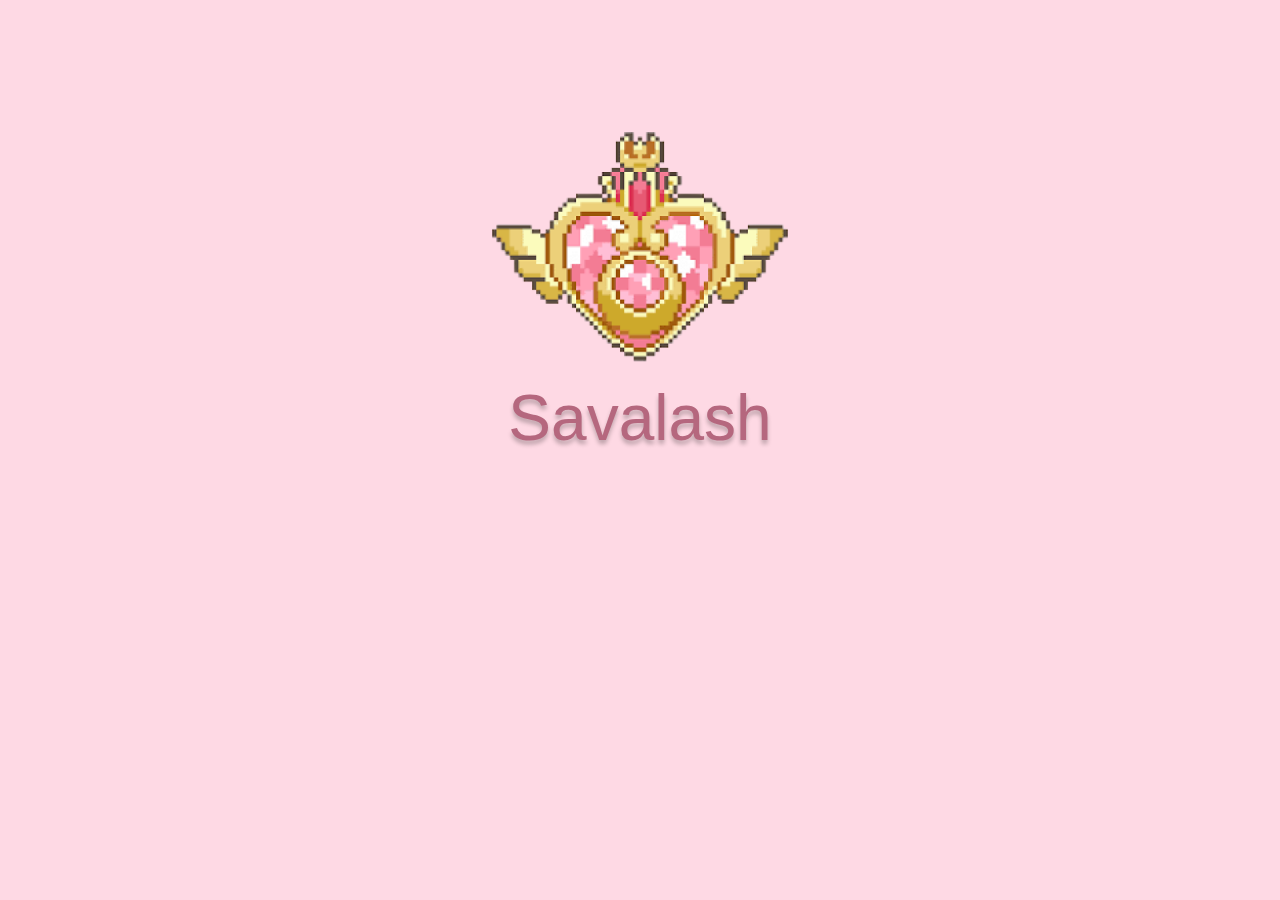
<file: index.html>
<!DOCTYPE html>
<html lang="en">
<head>
    <link rel="stylesheet" href="style.css">
    <title>cake-store</title>
    <style>
        body{
            background-color: #FED9E4;
        }
    </style>
</head>
<body>
    <div class="awalan">
        <a href="sign-up.html"><img src="img/sailor.png"></a>
        <p>Savalash</p>
    </div>
</body>
</html>
</file>
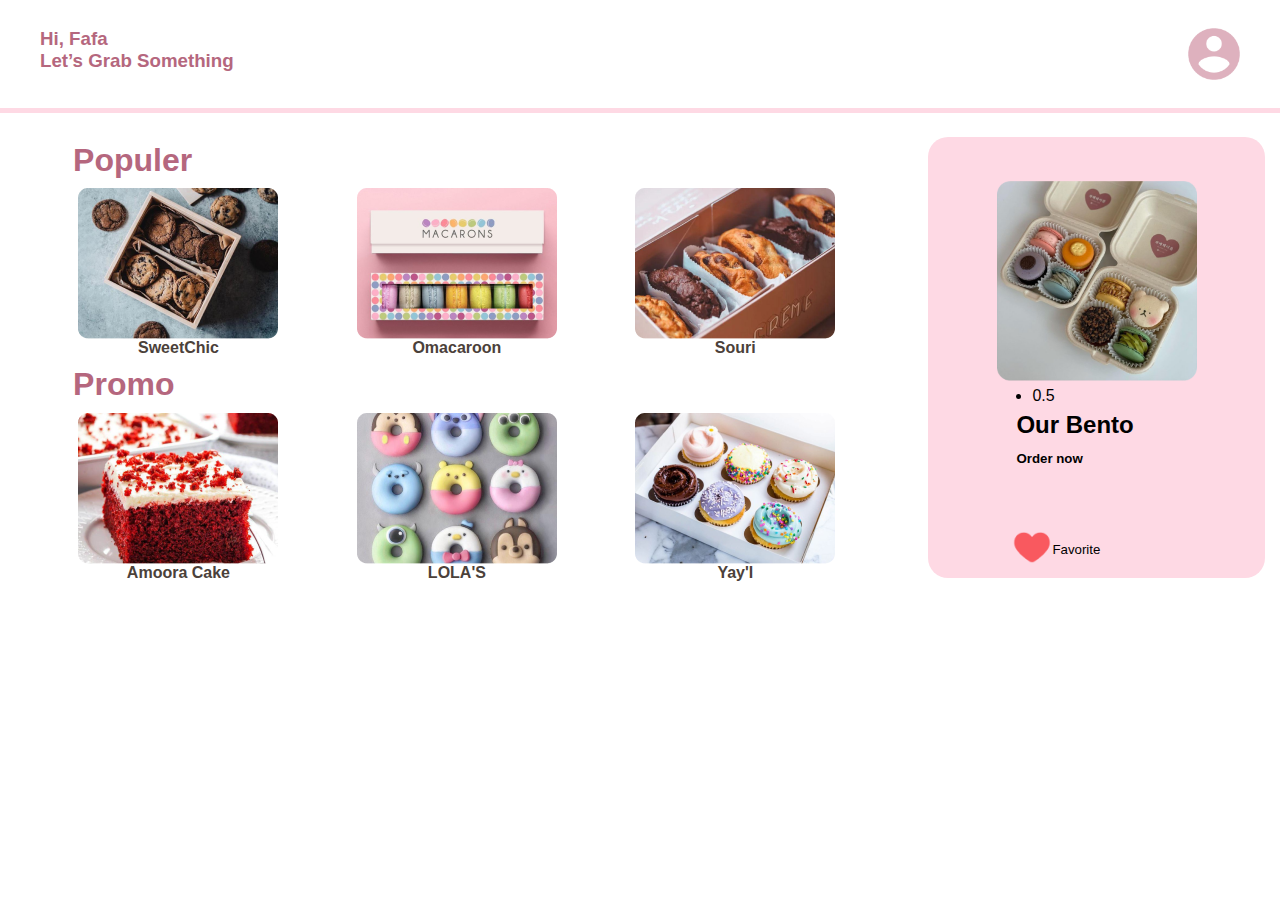
<file: Dasboar.html>
<!DOCTYPE html>
<html lang="en">
<head>
    <title>Dasboard</title>
    <link rel="stylesheet" href="style.css">
</head>
<body>
    <div class="container">
        <header>
            <h3>Hi, <a>Fafa</a><br>
            Let’s Grab  Something</h3>
            <img src="img/pp.png">
        </header>
        <div class="line"></div>
        
            <div class="content-1">
                <h1>Populer</h1>
                <div class="populer">
                    <div class="satu">
                        <img src="img/sweetchic.png" alt="">
                        SweetChic
                    </div>
                    <div class="satu">
                        <img src="img/omacaroon.png" alt="">
                        Omacaroon
                    </div>
                    <div class="satu">
                        <img src="img/souri.png" alt="">
                        Souri
                    </div>
                </div>
            </div>
            <div class="content-2">
                <h1>Promo</h1>
                <div class="populer">
                    <div class="satu">
                        <img src="img/Rectangle 15.png" alt="">
                        Amoora Cake
                    </div>
                    <div class="satu">
                        <img src="img/Rectangle 16.png" alt="">
                        LOLA'S
                    </div>
                    <div class="satu">
                        <img src="img/Rectangle 17.png" alt="">
                        Yay'I
                    </div>
                </div>
            </div>
            <div class="sidebar">
                <img src="img/r3.png" alt="">
                <ul>
                    <li>0.5</li>
                </ul>
                <h2>
                    Our Bento
                </h2>
                <h5>Order now</h5> 
                <div class="fav">
                    <img src="img/heart.png" alt="">
                    <h5>Favorite</h5>
                </div>
            </div>
    </div>
</body>
</html>
</file>
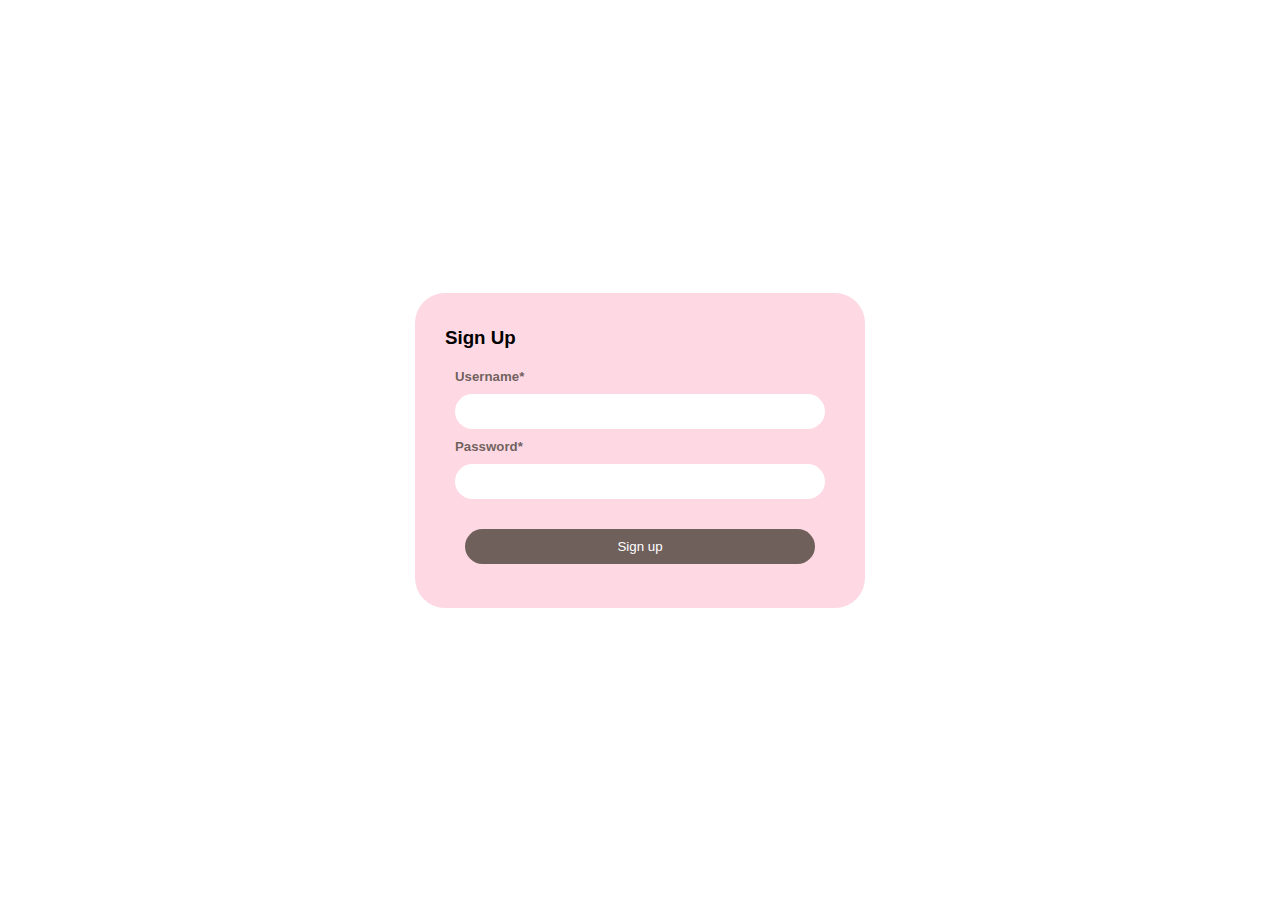
<file: login.html>
<!DOCTYPE html>
<html lang="en">
<head>
    <title>sign-up</title>
    <link rel="stylesheet" href="style.css">
    <style>
        body{
            display: flex;
            justify-content: center;
            align-items: center ;
            width: 100vw ;
            height: 100vh;
        }
    </style>
</head>
<body>
    <div class="login">
        <div class="inputs">
            <h3>Sign Up</h3>
            <h5>Username*</h5>
            <input type="text" class="inp" >
            <h5>Password*</h5>
            <input type="text" class="inp" >
            <a href="Dasboar.html"><button type="submit">Sign up</button></a>
        </div>
    </div>
</body>
</html>
</file>
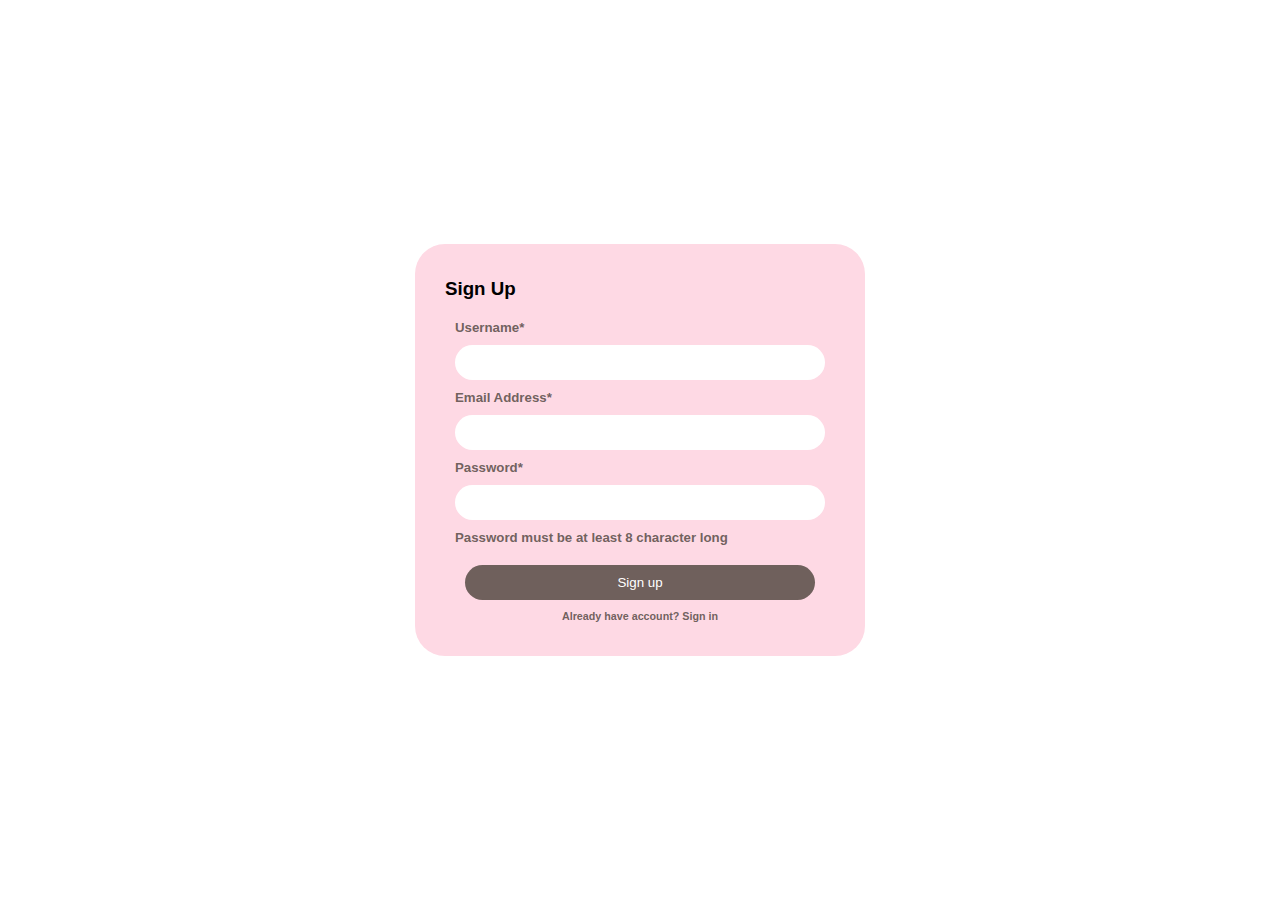
<file: sign-up.html>
<!DOCTYPE html>
<html lang="en">
<head>
    <title>sign-up</title>
    <link rel="stylesheet" href="style.css">
    <style>
        body{
            display: flex;
            justify-content: center;
            align-items: center ;
            width: 100vw ;
            height: 100vh;
        }
    </style>
</head>
<body>
    <div class="login">
        <div class="inputs">
            <h3>Sign Up</h3>
            <h5>Username*</h5>
            <input type="text" class="inp" >
            <h5>Email Address*</h5>
            <input type="text" class="inp" >
            <h5>Password*</h5>
            <input type="text" class="inp" >
            <h5>Password must be at least 8 character long</h5>
            <a href="Dasboar.html"><button type="submit">Sign up</button></a>
            <h6>Already have account? Sign in</h6>
        </div>
    </div>
</body>
</html>
</file>
<file: style.css>
@import url('https://fonts.googleapis.com/css2?family=Montserrat&family=Poppins:wght@400;500;600&display=swap');
*{
    margin: 0;
    padding: 0;
}


.awalan{
    display: grid;
    place-items: center;
    margin-top: 10%;
    font-size: 64px;
    font-family: 'Poppins 600', sans-serif;
    color: #B5677E;
    text-shadow: 0px 4px 4px rgba(0, 0, 0, .25);
}

.awalan p{
    transition: .5s;
}
.awalan img{
    width: 400px;
    transition: 2s;
}

.awalan:hover img{
    transform: rotate(360deg) scale(.5);
}

.awalan:hover p{
    transform: scale(0);
    margin-bottom: 100px;
}

/* sign-up */

.login{
    background: rgba(254, 217, 228, 1);
    border-radius: 30px;
}

.login 
h3{
    font-family: 'Poppins 600', sans-serif;
}

.inputs{
    margin: 34px 40px;
    display: flex;
    flex-direction: column;
}

.inputs
h5{
    font-family: 'Poppins 400', sans-serif;
    color: rgba(75, 65, 58, 0.8);
    size: 12px;
}

.inputs h3{
    margin-bottom: 20px;
    margin-left: -10px;
}

.inputs h6{
    font-family: 'Montserrat 400', sans-serif;
    color: rgba(75, 65, 58, 0.8);
    size: 5px;
    text-align: center;
}

.inp, 
button{
    margin: 10px 0 ;
    padding: 10px;
    border-radius: 20px;
    border: none;
    width: 350px;
}

button{
    background: rgba(75, 65, 58, 0.8);
    margin-top: 20px;
    margin-left: 10px;
    font-family: 'Poppins 400', sans-serif;
    color: #fff;
}

/* Dasboard */

.container{
    display: grid;
    grid-template-areas: 
    "header header header"
    "line line line"
    "content-1 content-1 sidebar"
    "content-2 content-2 sidebar";
}

header{
    grid-area: header;
    display: flex;
    justify-content: space-between;
    margin: 28px 40px;
    color:  rgba(181, 103, 126, 1);
    font-family: 'Poppins 400', sans-serif;
}

header
img{
    width: 52px;
}

.line{
    grid-area: line;
    border-top: 5px solid rgba(254, 217, 228, 1);
    margin-bottom: 20px;
}

.content-1{
    grid-area: content-1;
}
.content-2{
    grid-area: content-2;
}

.content-1
 h1{
    font-family: 'Poppins 600', sans-serif;
    color: rgba(181, 103, 126, 1);
    size: 48px;
    margin: 1% 8% ;
}

.content-2
 h1{
    font-family: 'Poppins 600', sans-serif;
    color: rgba(181, 103, 126, 1);
    size: 48px;
    margin: 1% 8% ;
}
.populer{
    display: flex;
    flex-direction: row;
    justify-content: space-evenly;
}
.satu{
    display: flex;
    flex-direction: column;
    text-align: center;
    font-family: 'Poppins 600', sans-serif;
    font-weight: bold;
    color: #4B413A;
}

/* sidebar */

.sidebar{
    grid-area: sidebar;
    background: rgba(254, 217, 228, 1);
    margin: 1% 4% ;
    padding: 4px;
    display: flex;
    flex-direction: column;
    border-radius: 20px;
}

.sidebar
img{
    margin: 4px auto ;
    margin-top: 40px;
    width: 200px;
}



.sidebar 
li{
    margin: 2px 0;
    margin-left: 100px;
    font-family: 'Poppins 400', sans-serif;

}
.sidebar 
h2{
    margin: 4px 0;
    margin-left: 84px;
    font-family: 'Poppins 600', sans-serif;
}

.sidebar 
h5{
    margin: 8px 0;
    margin-left: 84px;
    font-family: 'Poppins 200', sans-serif;
}

.sidebar
.fav{
    display: flex;
    margin-top: 60px;
}

.sidebar
.fav
img{
    margin: 0 0;
    margin-left: 80px;
    width: 40px;
    margin-top: -8px;
}

.sidebar
.fav
h5{
    font-family: 'Poppins 200', sans-serif;
    size: 20px;
    font-weight: 100;
    margin-left: 0;
}
</file>
